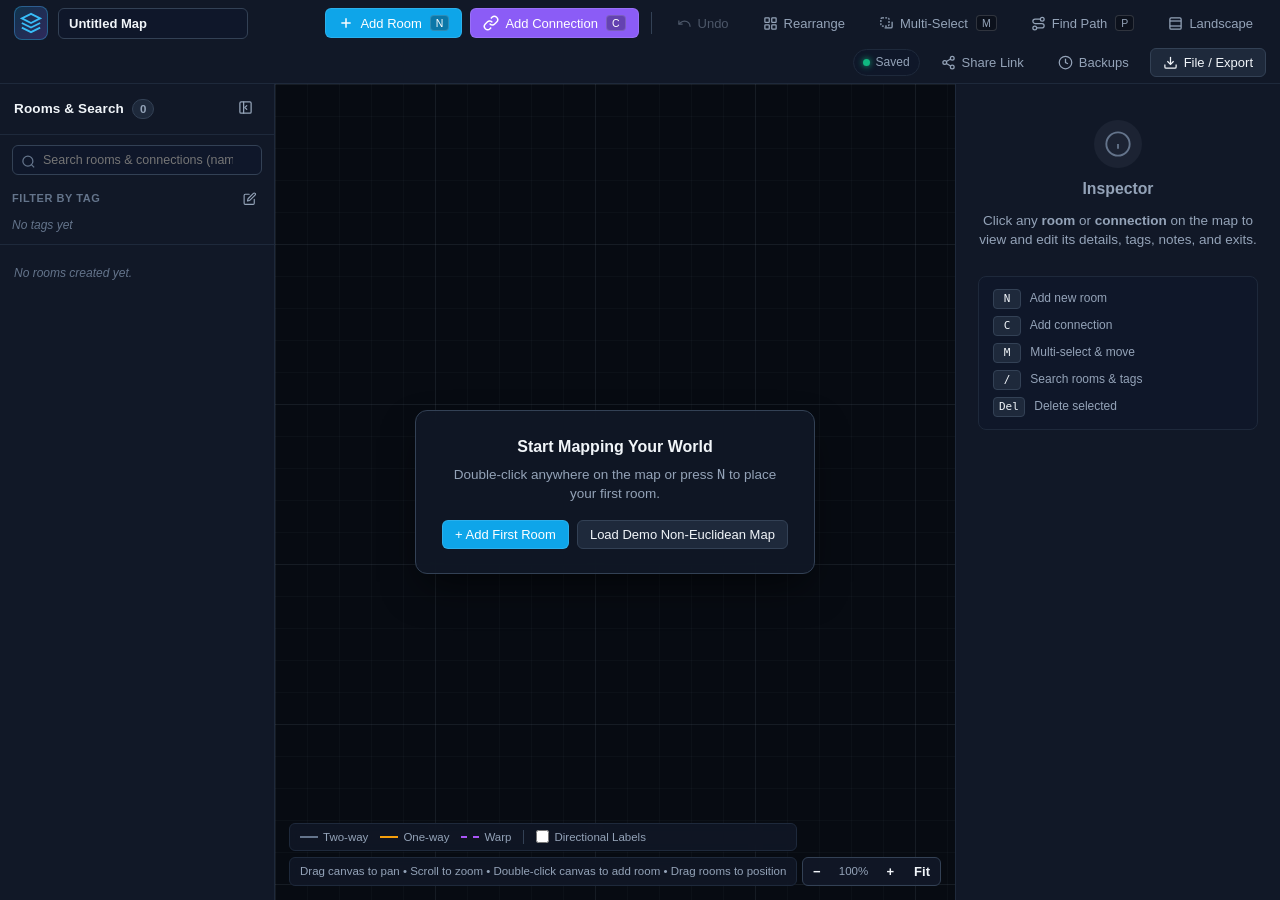
<file: index.html>
<!DOCTYPE html>
<html lang="en">
<head>
  <meta charset="UTF-8">
  <meta http-equiv="refresh" content="0; url=non-euclidean-mapper/">
  <title>Redirecting to Non-Euclidean Mapper...</title>
  <style>
    body {
      background: #0b0f19;
      color: #f1f5f9;
      font-family: -apple-system, BlinkMacSystemFont, "Segoe UI", Roboto, sans-serif;
      display: flex;
      align-items: center;
      justify-content: center;
      height: 100vh;
      margin: 0;
    }
    a { color: #38bdf8; text-decoration: none; font-weight: bold; }
    a:hover { text-decoration: underline; }
  </style>
</head>
<body>
  <p>Redirecting to <a href="non-euclidean-mapper/">Non-Euclidean Game Mapper</a>...</p>
</body>
</html>
</file>
